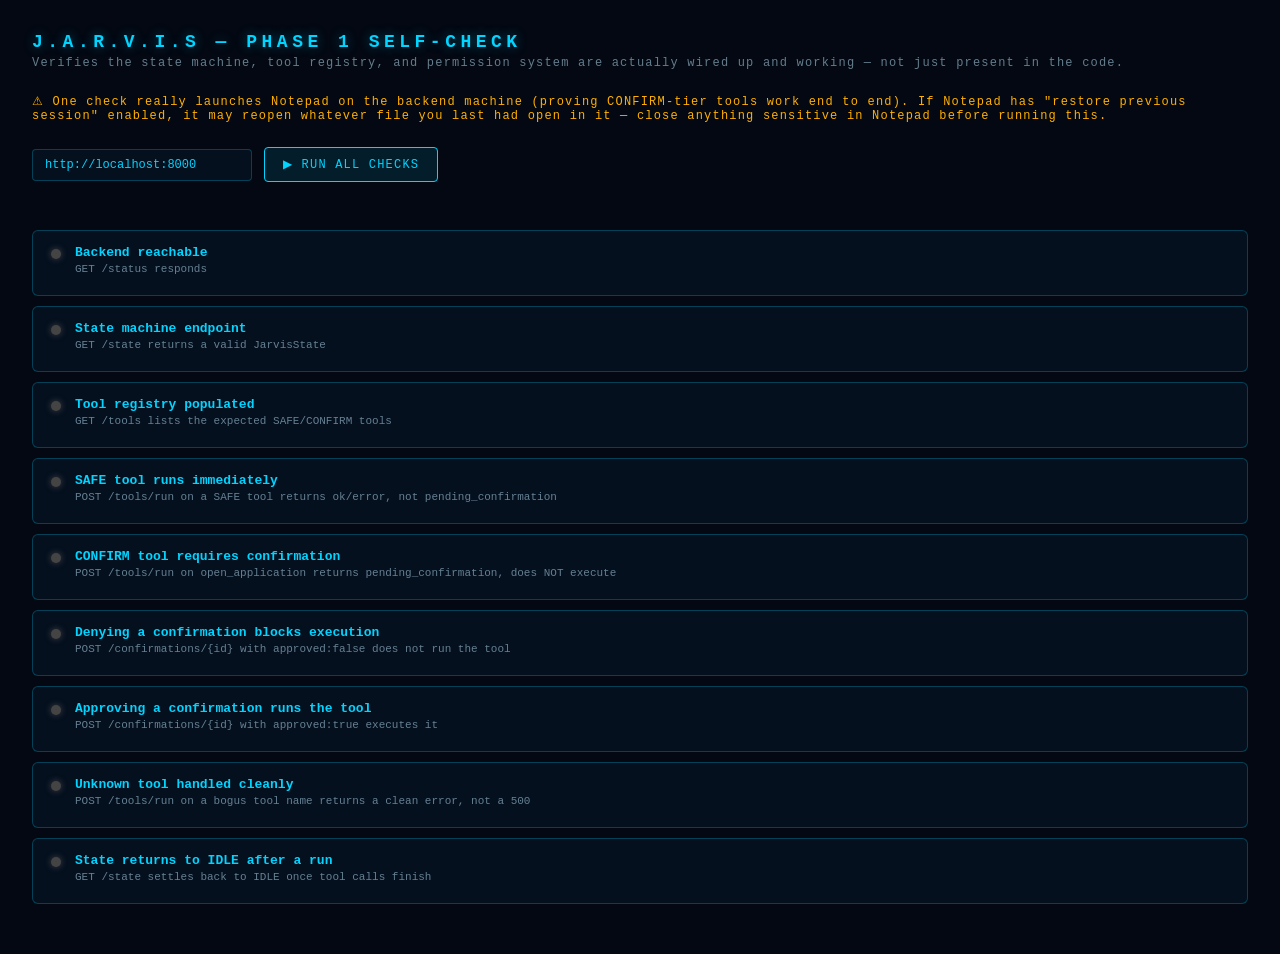
<file: phase1_selfcheck.html>
<!DOCTYPE html>
<html lang="en">
<head>
<meta charset="UTF-8" />
<title>JARVIS — Phase 1 Self-Check</title>
<style>
    :root {
        --cyan: #00d4ff;
        --cyan-dim: rgba(0, 212, 255, 0.4);
        --bg: #030812;
        --panel: #05101f;
        --border: rgba(0, 212, 255, 0.25);
        --ok: #00ff9d;
        --fail: #ff3b5c;
        --pending: #ffb000;
        --text-dim: rgba(180, 220, 240, 0.55);
    }
    * { box-sizing: border-box; }
    body {
        margin: 0;
        background: var(--bg);
        color: var(--cyan);
        font-family: "Consolas", "SF Mono", monospace;
        padding: 32px;
        min-height: 100vh;
    }
    h1 {
        font-size: 18px;
        letter-spacing: 0.25em;
        margin: 0 0 4px 0;
        text-shadow: 0 0 12px var(--cyan-dim);
    }
    .subtitle {
        color: var(--text-dim);
        font-size: 12px;
        letter-spacing: 0.1em;
        margin-bottom: 24px;
    }
    .toolbar {
        display: flex;
        gap: 12px;
        align-items: center;
        margin-bottom: 24px;
    }
    input {
        background: var(--panel);
        border: 1px solid var(--border);
        color: var(--cyan);
        padding: 8px 12px;
        font-family: inherit;
        font-size: 12px;
        border-radius: 4px;
        width: 220px;
    }
    button {
        background: rgba(0, 212, 255, 0.1);
        border: 1px solid var(--cyan);
        color: var(--cyan);
        padding: 9px 18px;
        font-family: inherit;
        font-size: 12px;
        letter-spacing: 0.1em;
        border-radius: 4px;
        cursor: pointer;
        transition: all 0.2s;
    }
    button:hover { background: rgba(0, 212, 255, 0.2); }
    button:disabled { opacity: 0.4; cursor: not-allowed; }

    .summary {
        display: flex;
        gap: 16px;
        margin-bottom: 24px;
        font-size: 12px;
    }
    .summary span { color: var(--text-dim); }
    .summary b { color: var(--cyan); }

    .check {
        border: 1px solid var(--border);
        background: var(--panel);
        border-radius: 6px;
        padding: 14px 18px;
        margin-bottom: 10px;
        display: flex;
        align-items: flex-start;
        gap: 14px;
    }
    .status-dot {
        width: 10px; height: 10px;
        border-radius: 50%;
        margin-top: 4px;
        flex-shrink: 0;
        background: #444;
        box-shadow: 0 0 6px #444;
        transition: all 0.3s;
    }
    .status-dot.pass { background: var(--ok); box-shadow: 0 0 8px var(--ok); }
    .status-dot.fail { background: var(--fail); box-shadow: 0 0 8px var(--fail); }
    .status-dot.running {
        background: var(--pending); box-shadow: 0 0 8px var(--pending);
        animation: pulse 0.8s ease-in-out infinite;
    }
    @keyframes pulse { 0%,100% { opacity: 1; } 50% { opacity: 0.3; } }

    .check-body { flex: 1; }
    .check-name { font-size: 13px; font-weight: bold; margin-bottom: 3px; }
    .check-desc { font-size: 11px; color: var(--text-dim); margin-bottom: 6px; }
    .check-detail {
        font-size: 11px;
        color: var(--text-dim);
        background: rgba(0,0,0,0.3);
        border-radius: 4px;
        padding: 8px 10px;
        white-space: pre-wrap;
        word-break: break-word;
        display: none;
    }
    .check-detail.show { display: block; }
    .check.fail .check-detail { color: var(--fail); }
</style>
</head>
<body>

<h1>J.A.R.V.I.S — PHASE 1 SELF-CHECK</h1>
<div class="subtitle">Verifies the state machine, tool registry, and permission system are actually wired up and working — not just present in the code.</div>
<div class="subtitle" style="color: var(--pending); margin-top: 6px;">
    ⚠ One check really launches Notepad on the backend machine (proving CONFIRM-tier tools work end to end).
    If Notepad has "restore previous session" enabled, it may reopen whatever file you last had open in it —
    close anything sensitive in Notepad before running this.
</div>

<div class="toolbar">
    <input id="backend-url" value="http://localhost:8000" />
    <button id="run-btn" onclick="runAllChecks()">▶ RUN ALL CHECKS</button>
</div>

<div class="summary" id="summary"></div>

<div id="checks"></div>

<script>
const CHECKS = [
    { id: "backend-reachable", name: "Backend reachable", desc: "GET /status responds" },
    { id: "state-endpoint", name: "State machine endpoint", desc: "GET /state returns a valid JarvisState" },
    { id: "tools-endpoint", name: "Tool registry populated", desc: "GET /tools lists the expected SAFE/CONFIRM tools" },
    { id: "safe-tool-runs", name: "SAFE tool runs immediately", desc: "POST /tools/run on a SAFE tool returns ok/error, not pending_confirmation" },
    { id: "confirm-tool-blocks", name: "CONFIRM tool requires confirmation", desc: "POST /tools/run on open_application returns pending_confirmation, does NOT execute" },
    { id: "confirm-deny-blocks", name: "Denying a confirmation blocks execution", desc: "POST /confirmations/{id} with approved:false does not run the tool" },
    { id: "confirm-approve-runs", name: "Approving a confirmation runs the tool", desc: "POST /confirmations/{id} with approved:true executes it" },
    { id: "unknown-tool-handled", name: "Unknown tool handled cleanly", desc: "POST /tools/run on a bogus tool name returns a clean error, not a 500" },
    { id: "state-returns-idle", name: "State returns to IDLE after a run", desc: "GET /state settles back to IDLE once tool calls finish" },
];

function renderChecks() {
    const container = document.getElementById("checks");
    container.innerHTML = "";
    for (const c of CHECKS) {
        const div = document.createElement("div");
        div.className = "check";
        div.id = "check-" + c.id;
        div.innerHTML = `
            <div class="status-dot" id="dot-${c.id}"></div>
            <div class="check-body">
                <div class="check-name">${c.name}</div>
                <div class="check-desc">${c.desc}</div>
                <div class="check-detail" id="detail-${c.id}"></div>
            </div>
        `;
        container.appendChild(div);
    }
}

function setCheckState(id, state, detail) {
    const dot = document.getElementById("dot-" + id);
    const box = document.getElementById("check-" + id);
    const detailEl = document.getElementById("detail-" + id);
    dot.className = "status-dot " + state;
    box.className = "check " + state;
    if (detail) {
        detailEl.textContent = detail;
        detailEl.classList.add("show");
    }
}

function updateSummary() {
    const total = CHECKS.length;
    const passed = document.querySelectorAll(".status-dot.pass").length;
    const failed = document.querySelectorAll(".status-dot.fail").length;
    document.getElementById("summary").innerHTML =
        `<span><b>${passed}</b>/${total} passed</span>` +
        (failed ? `<span style="color:var(--fail)"><b>${failed}</b> failed</span>` : "");
}

async function runAllChecks() {
    const btn = document.getElementById("run-btn");
    btn.disabled = true;
    renderChecks();

    const base = document.getElementById("backend-url").value.replace(/\/$/, "");

    // Track state as checks progress so later checks can reuse earlier results.
    let backendOk = false;
    let safeToolName = null;
    let confirmationId = null;

    async function step(id, fn) {
        setCheckState(id, "running");
        updateSummary();
        try {
            const detail = await fn();
            setCheckState(id, "pass", detail || "");
        } catch (e) {
            setCheckState(id, "fail", e.message || String(e));
        }
        updateSummary();
    }

    // 1. Backend reachable
    await step("backend-reachable", async () => {
        const r = await fetch(base + "/status");
        if (!r.ok) throw new Error(`HTTP ${r.status}`);
        const data = await r.json();
        backendOk = true;
        return JSON.stringify(data, null, 2);
    });
    if (!backendOk) { btn.disabled = false; return; }

    // 2. State endpoint
    await step("state-endpoint", async () => {
        const r = await fetch(base + "/state");
        if (!r.ok) throw new Error(`HTTP ${r.status}`);
        const data = await r.json();
        const valid = ["IDLE","LISTENING","THINKING","EXECUTING","SPEAKING","ERROR"];
        if (!valid.includes(data.state)) throw new Error(`Unexpected state value: ${data.state}`);
        return JSON.stringify(data, null, 2);
    });

    // 3. Tools endpoint
    let tools = [];
    await step("tools-endpoint", async () => {
        const r = await fetch(base + "/tools");
        if (!r.ok) throw new Error(`HTTP ${r.status}`);
        const data = await r.json();
        tools = data.tools || [];
        const safe = tools.filter(t => t.permission === "SAFE" && t.implemented);
        const confirm = tools.filter(t => t.permission === "CONFIRM" && t.implemented);
        if (safe.length === 0) throw new Error("No implemented SAFE tools found");
        if (confirm.length === 0) throw new Error("No implemented CONFIRM tools found");
        safeToolName = safe.find(t => t.name === "get_weather")?.name || safe[0].name;
        return `${tools.length} total | SAFE: ${safe.map(t=>t.name).join(", ")} | CONFIRM: ${confirm.map(t=>t.name).join(", ")}`;
    });

    // 4. SAFE tool runs immediately
    await step("safe-tool-runs", async () => {
        if (!safeToolName) throw new Error("No SAFE tool available to test (previous step failed)");
        const args = safeToolName === "get_weather" ? { city: "London" } : {};
        const r = await fetch(base + "/tools/run", {
            method: "POST",
            headers: { "Content-Type": "application/json" },
            body: JSON.stringify({ tool: safeToolName, args }),
        });
        const data = await r.json();
        if (data.status === "pending_confirmation") {
            throw new Error(`SAFE tool '${safeToolName}' incorrectly required confirmation`);
        }
        return `${safeToolName} -> status: ${data.status}`;
    });

    // 5. CONFIRM tool requires confirmation (open_application, does NOT actually launch anything you don't approve)
    await step("confirm-tool-blocks", async () => {
        const r = await fetch(base + "/tools/run", {
            method: "POST",
            headers: { "Content-Type": "application/json" },
            body: JSON.stringify({ tool: "open_application", args: { app_name: "notepad" } }),
        });
        const data = await r.json();
        if (data.status !== "pending_confirmation") {
            throw new Error(`Expected pending_confirmation, got: ${data.status}`);
        }
        if (!data.confirmation_id) throw new Error("No confirmation_id returned");
        confirmationId = data.confirmation_id;
        return JSON.stringify(data, null, 2);
    });

    // 6. Denying blocks execution
    await step("confirm-deny-blocks", async () => {
        if (!confirmationId) throw new Error("No confirmation_id from previous step");
        const r = await fetch(base + `/confirmations/${confirmationId}`, {
            method: "POST",
            headers: { "Content-Type": "application/json" },
            body: JSON.stringify({ approved: false }),
        });
        const data = await r.json();
        if (data.approved !== false) throw new Error("Confirmation was not recorded as denied");
        if (data.execution) throw new Error("Tool executed despite being denied");
        return JSON.stringify(data, null, 2);
    });

    // 7. Approving runs it (fresh confirmation — the denied one above is already resolved)
    await step("confirm-approve-runs", async () => {
        const r1 = await fetch(base + "/tools/run", {
            method: "POST",
            headers: { "Content-Type": "application/json" },
            body: JSON.stringify({ tool: "open_application", args: { app_name: "notepad" } }),
        });
        const d1 = await r1.json();
        if (d1.status !== "pending_confirmation") throw new Error("Could not get a fresh confirmation to approve");

        const r2 = await fetch(base + `/confirmations/${d1.confirmation_id}`, {
            method: "POST",
            headers: { "Content-Type": "application/json" },
            body: JSON.stringify({ approved: true }),
        });
        const d2 = await r2.json();
        if (!d2.execution) throw new Error("Approval did not trigger execution");
        return `Note: this really does attempt to open Notepad on the backend machine.\n` + JSON.stringify(d2, null, 2);
    });

    // 8. Unknown tool handled cleanly
    await step("unknown-tool-handled", async () => {
        const r = await fetch(base + "/tools/run", {
            method: "POST",
            headers: { "Content-Type": "application/json" },
            body: JSON.stringify({ tool: "definitely_not_a_real_tool", args: {} }),
        });
        if (r.status >= 500) throw new Error(`Backend returned HTTP ${r.status} instead of a clean error`);
        const data = await r.json();
        if (data.status !== "error") throw new Error(`Expected status:error, got: ${JSON.stringify(data)}`);
        return JSON.stringify(data, null, 2);
    });

    // 9. State returns to IDLE
    await step("state-returns-idle", async () => {
        const r = await fetch(base + "/state");
        const data = await r.json();
        if (data.state !== "IDLE") throw new Error(`Expected IDLE, backend is stuck in: ${data.state}`);
        return JSON.stringify(data, null, 2);
    });

    btn.disabled = false;
}

// Clicking a check's row toggles its detail panel (useful for the ones that pass without you needing to see the JSON).
document.addEventListener("click", (e) => {
    const check = e.target.closest(".check");
    if (!check) return;
    const detail = check.querySelector(".check-detail");
    if (detail && detail.textContent) detail.classList.toggle("show");
});

renderChecks();
</script>

</body>
</html>
</file>
